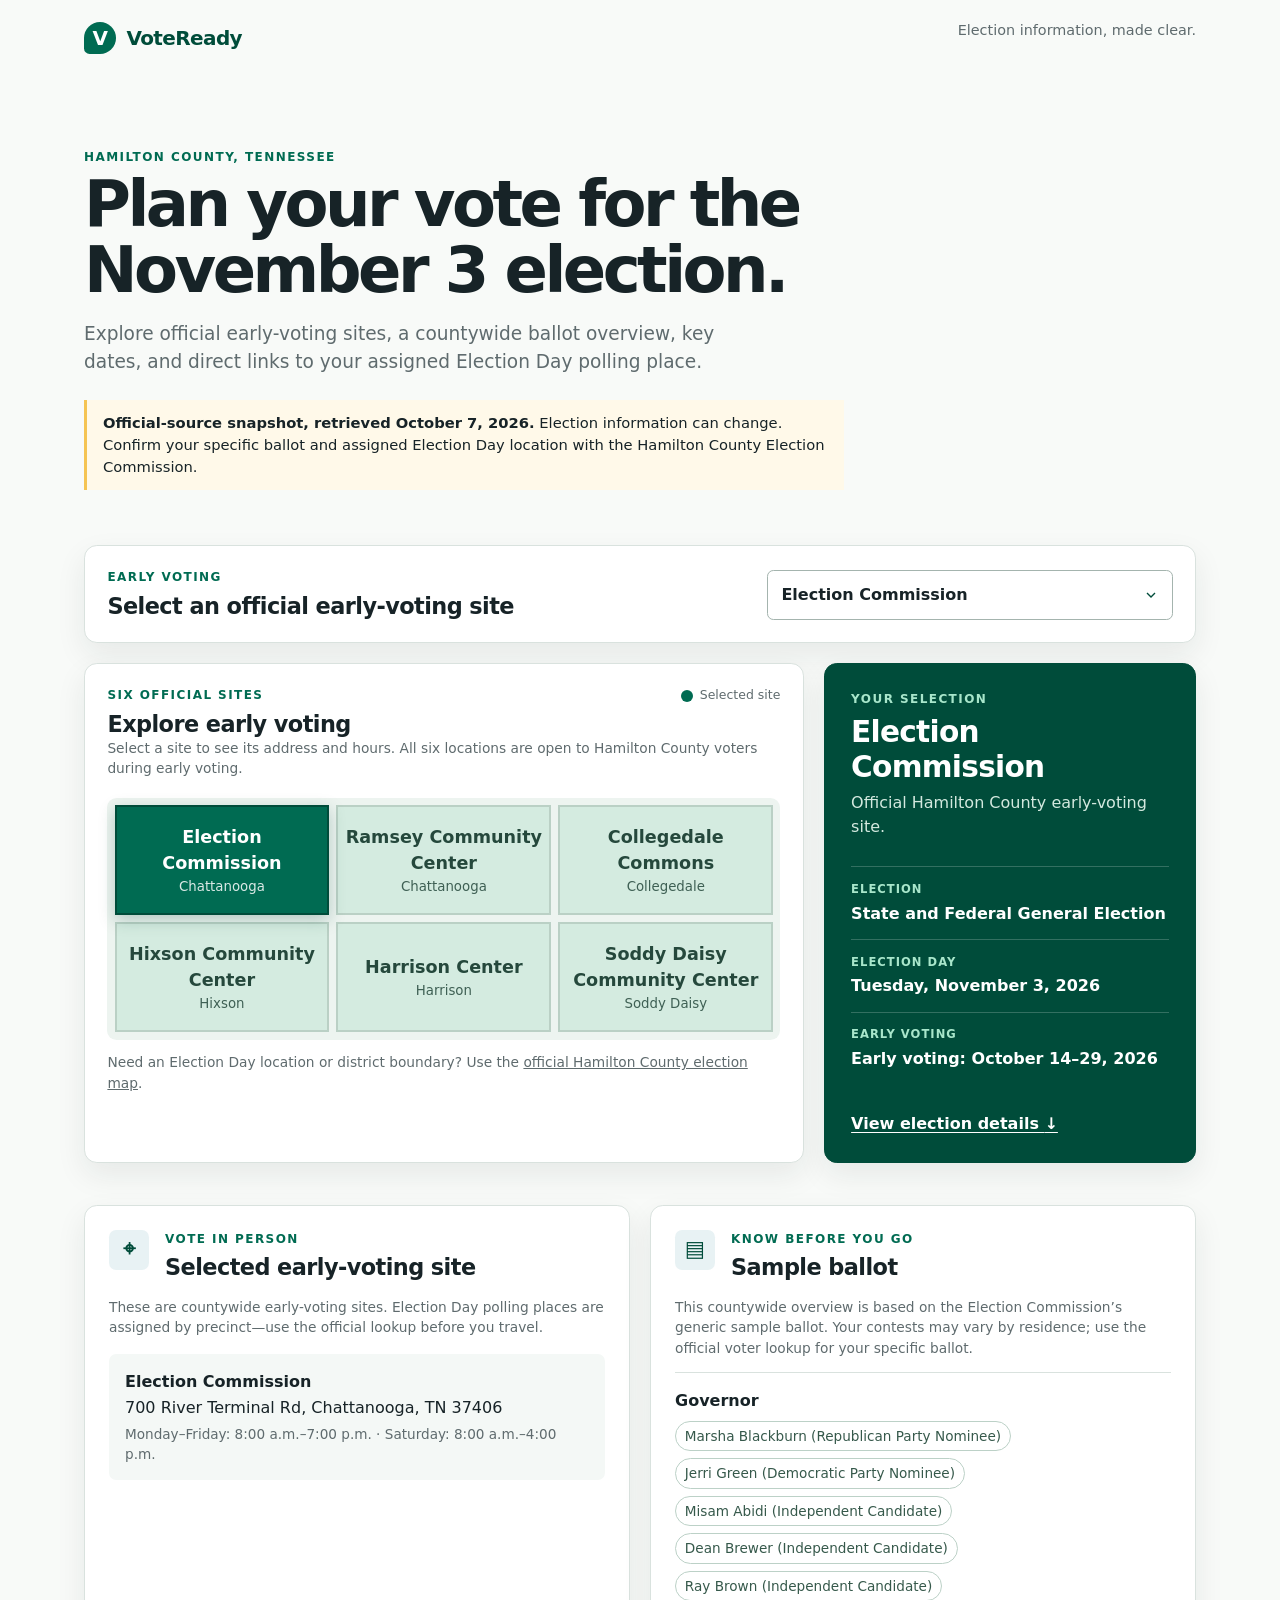
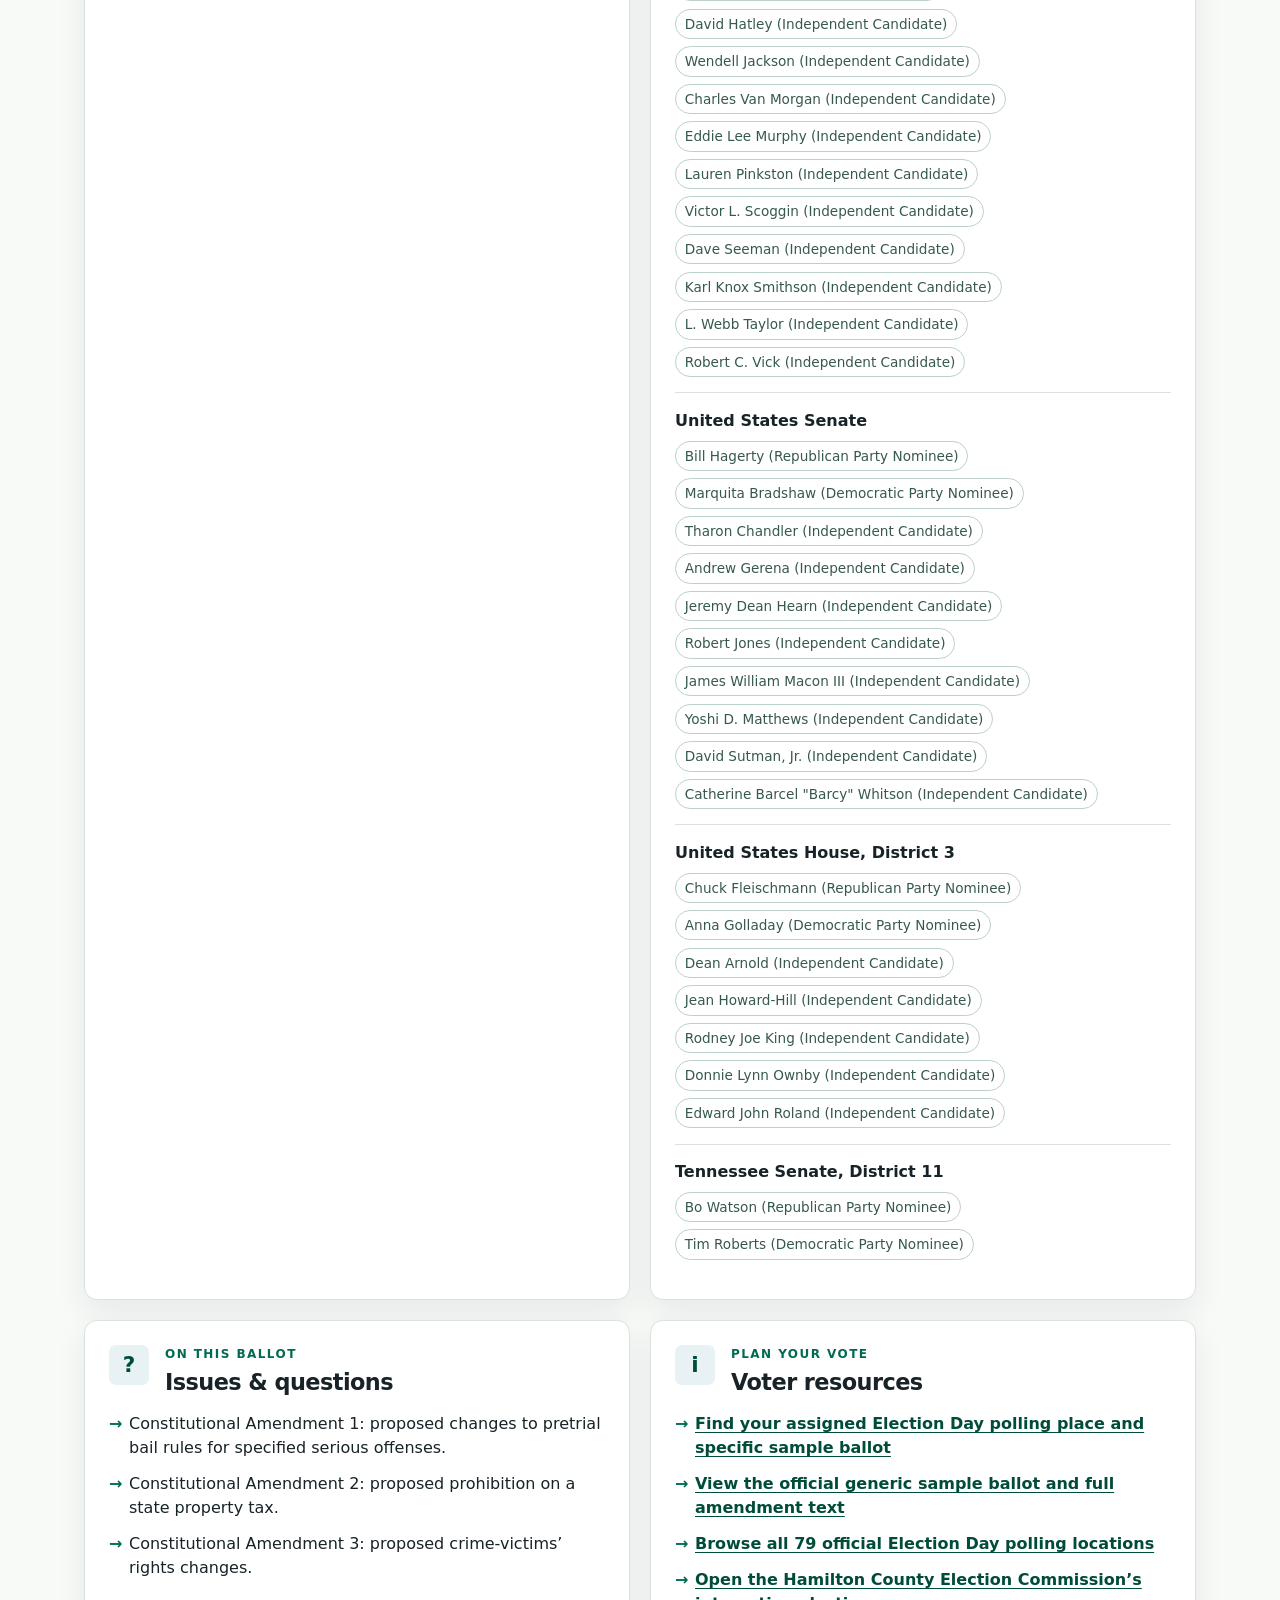
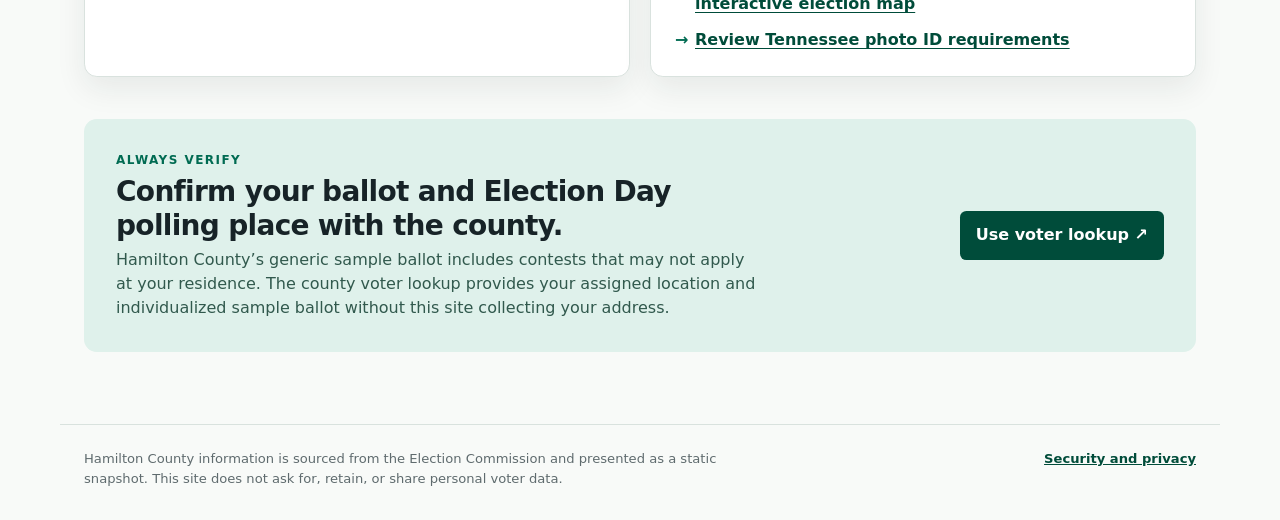
<file: index.html>
<!doctype html>
<html lang="en">
  <head>
    <meta charset="utf-8">
    <meta name="viewport" content="width=device-width, initial-scale=1">
    <meta name="description" content="Official-source voting information for Hamilton County, Tennessee.">
    <!-- GitHub Pages cannot set HTTP headers. Keep this in sync with host-level headers if hosting moves. -->
    <meta http-equiv="Content-Security-Policy" content="default-src 'self'; base-uri 'none'; object-src 'none'; form-action 'none'; frame-ancestors 'none'; img-src 'self' data:; script-src 'self'; style-src 'self'; connect-src 'self'; upgrade-insecure-requests">
    <meta name="referrer" content="no-referrer">
    <meta name="color-scheme" content="light">
    <title>VoteReady | Hamilton County, Tennessee</title>
    <link rel="stylesheet" href="assets/css/styles.css">
  </head>
  <body>
    <a class="skip-link" href="#main-content">Skip to voting information</a>
    <header class="site-header">
      <a class="brand" href="./" aria-label="VoteReady home">
        <span class="brand-mark" aria-hidden="true">V</span>
        <span>VoteReady</span>
      </a>
      <p class="header-note">Election information, made clear.</p>
    </header>

    <main id="main-content">
      <section class="hero" aria-labelledby="page-title">
        <p class="eyebrow">Hamilton County, Tennessee</p>
        <h1 id="page-title">Plan your vote for the November 3 election.</h1>
        <p class="hero-copy">Explore official early-voting sites, a countywide ballot overview, key dates, and direct links to your assigned Election Day polling place.</p>
        <p class="data-notice"><strong>Official-source snapshot, retrieved October 7, 2026.</strong> Election information can change. Confirm your specific ballot and assigned Election Day location with the Hamilton County Election Commission.</p>
      </section>

      <section class="district-picker" aria-labelledby="district-picker-title">
        <div>
          <p class="eyebrow">Early voting</p>
          <h2 id="district-picker-title">Select an official early-voting site</h2>
        </div>
        <label class="select-control" for="district-select">
          <span class="sr-only">Early-voting site</span>
          <select id="district-select" name="early-voting-site">
            <option value="election_commission">Election Commission</option>
            <option value="brainerd">Chris L. Ramsey Sr. Community Center</option>
            <option value="collegedale">Collegedale Commons (Chestnut Hall)</option>
            <option value="hixson">Hixson Community Center</option>
            <option value="harrison">Harrison Center</option>
            <option value="soddy_daisy">Soddy Daisy Community Center</option>
          </select>
        </label>
      </section>

      <section class="app-layout" aria-label="Early-voting sites and election information">
        <div class="map-panel">
          <div class="panel-heading">
            <div>
              <p class="eyebrow">Six official sites</p>
              <h2>Explore early voting</h2>
            </div>
            <span class="map-key"><span aria-hidden="true"></span>Selected site</span>
          </div>
          <p id="map-instructions" class="map-instructions">Select a site to see its address and hours. All six locations are open to Hamilton County voters during early voting.</p>
          <div class="district-map site-selector" role="group" aria-describedby="map-instructions" aria-label="Hamilton County early-voting sites">
            <button class="district" type="button" data-district="election_commission" aria-pressed="true"><span>Election Commission</span><small>Chattanooga</small></button>
            <button class="district" type="button" data-district="brainerd" aria-pressed="false"><span>Ramsey Community Center</span><small>Chattanooga</small></button>
            <button class="district" type="button" data-district="collegedale" aria-pressed="false"><span>Collegedale Commons</span><small>Collegedale</small></button>
            <button class="district" type="button" data-district="hixson" aria-pressed="false"><span>Hixson Community Center</span><small>Hixson</small></button>
            <button class="district" type="button" data-district="harrison" aria-pressed="false"><span>Harrison Center</span><small>Harrison</small></button>
            <button class="district" type="button" data-district="soddy_daisy" aria-pressed="false"><span>Soddy Daisy Community Center</span><small>Soddy Daisy</small></button>
          </div>
          <p class="map-caption">Need an Election Day location or district boundary? Use the <a href="https://gismaps.hamiltontn.gov/electionmap" rel="noreferrer">official Hamilton County election map</a>.</p>
        </div>

        <aside class="district-summary" aria-labelledby="district-name">
          <p class="eyebrow">Your selection</p>
          <h2 id="district-name" tabindex="-1">Election Commission</h2>
          <p id="district-description">Official Hamilton County early-voting site.</p>
          <dl class="quick-facts">
            <div><dt>Election</dt><dd id="election-name">State and Federal General Election</dd></div>
            <div><dt>Election day</dt><dd id="election-date">Tuesday, November 3, 2026</dd></div>
            <div><dt>Early voting</dt><dd id="registration-date">October 14–29, 2026</dd></div>
          </dl>
          <a class="text-link" href="#voting-information">View election details <span aria-hidden="true">↓</span></a>
        </aside>
      </section>

      <section id="voting-information" class="information-grid" aria-label="Hamilton County voting information">
        <article class="info-card locations-card">
          <div class="card-heading">
            <div class="card-icon" aria-hidden="true">⌖</div>
            <div><p class="eyebrow">Vote in person</p><h2>Selected early-voting site</h2></div>
          </div>
          <p id="polling-note" class="muted"></p>
          <ul id="locations-list" class="location-list"></ul>
        </article>

        <article class="info-card ballot-card">
          <div class="card-heading">
            <div class="card-icon" aria-hidden="true">▤</div>
            <div><p class="eyebrow">Know before you go</p><h2>Sample ballot</h2></div>
          </div>
          <p id="ballot-note" class="muted"></p>
          <div id="ballot-list" class="ballot-list"></div>
        </article>

        <article class="info-card issues-card">
          <div class="card-heading">
            <div class="card-icon" aria-hidden="true">?</div>
            <div><p class="eyebrow">On this ballot</p><h2>Issues &amp; questions</h2></div>
          </div>
          <ul id="issues-list" class="issues-list"></ul>
        </article>

        <article class="info-card resources-card">
          <div class="card-heading">
            <div class="card-icon" aria-hidden="true">i</div>
            <div><p class="eyebrow">Plan your vote</p><h2>Voter resources</h2></div>
          </div>
          <ul id="resources-list" class="resource-list"></ul>
        </article>
      </section>

      <section class="verify-section" aria-labelledby="verify-title">
        <div>
          <p class="eyebrow">Always verify</p>
          <h2 id="verify-title">Confirm your ballot and Election Day polling place with the county.</h2>
          <p>Hamilton County’s generic sample ballot includes contests that may not apply at your residence. The county voter lookup provides your assigned location and individualized sample ballot without this site collecting your address.</p>
        </div>
        <a class="button-link" href="https://voterlookup.hamiltontn.gov/" rel="noreferrer">Use voter lookup <span aria-hidden="true">↗</span></a>
      </section>
    </main>

    <footer class="site-footer">
      <p>Hamilton County information is sourced from the Election Commission and presented as a static snapshot. This site does not ask for, retain, or share personal voter data.</p>
      <a href="privacy.html">Security and privacy</a>
    </footer>
    <div id="selection-status" class="sr-only" aria-live="polite"></div>
    <script src="assets/js/election-data.js" defer></script>
    <script src="assets/js/app.js" defer></script>
  </body>
</html>
</file>
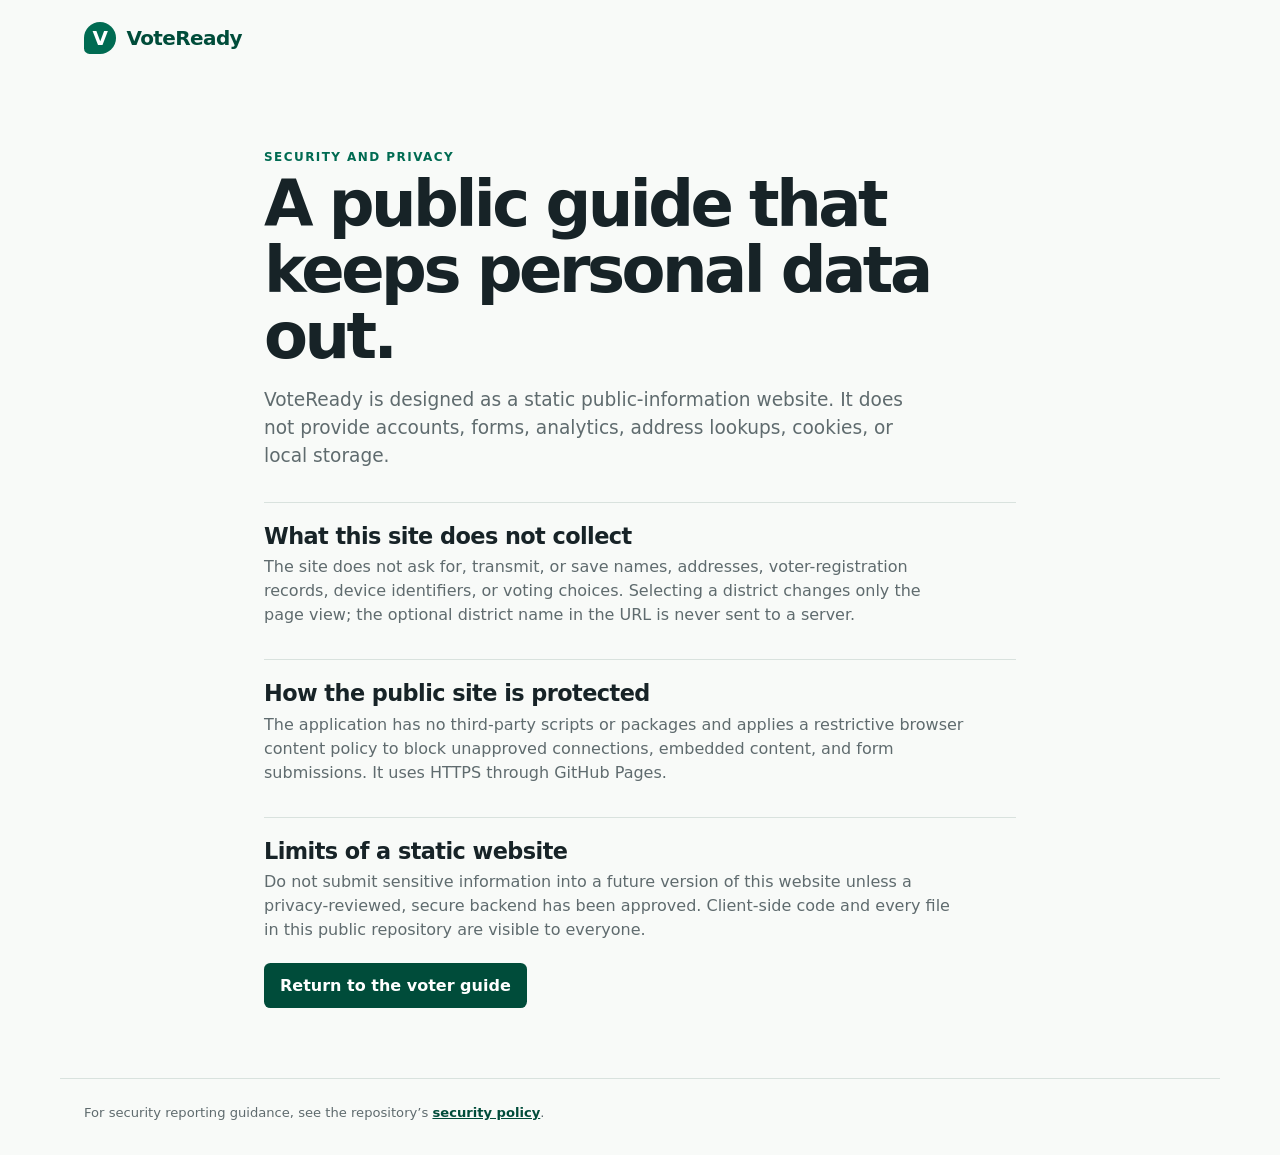
<file: privacy.html>
<!doctype html>
<html lang="en">
  <head>
    <meta charset="utf-8">
    <meta name="viewport" content="width=device-width, initial-scale=1">
    <meta http-equiv="Content-Security-Policy" content="default-src 'self'; base-uri 'none'; object-src 'none'; form-action 'none'; frame-ancestors 'none'; img-src 'self' data:; script-src 'self'; style-src 'self'; connect-src 'self'; upgrade-insecure-requests">
    <meta name="referrer" content="no-referrer">
    <title>Security and privacy | VoteReady</title>
    <link rel="stylesheet" href="assets/css/styles.css">
  </head>
  <body>
    <a class="skip-link" href="#main-content">Skip to content</a>
    <header class="site-header">
      <a class="brand" href="./" aria-label="VoteReady home"><span class="brand-mark" aria-hidden="true">V</span><span>VoteReady</span></a>
    </header>
    <main id="main-content" class="policy-page">
      <p class="eyebrow">Security and privacy</p>
      <h1>A public guide that keeps personal data out.</h1>
      <p class="policy-intro">VoteReady is designed as a static public-information website. It does not provide accounts, forms, analytics, address lookups, cookies, or local storage.</p>
      <section>
        <h2>What this site does not collect</h2>
        <p>The site does not ask for, transmit, or save names, addresses, voter-registration records, device identifiers, or voting choices. Selecting a district changes only the page view; the optional district name in the URL is never sent to a server.</p>
      </section>
      <section>
        <h2>How the public site is protected</h2>
        <p>The application has no third-party scripts or packages and applies a restrictive browser content policy to block unapproved connections, embedded content, and form submissions. It uses HTTPS through GitHub Pages.</p>
      </section>
      <section>
        <h2>Limits of a static website</h2>
        <p>Do not submit sensitive information into a future version of this website unless a privacy-reviewed, secure backend has been approved. Client-side code and every file in this public repository are visible to everyone.</p>
      </section>
      <p><a class="button-link" href="./">Return to the voter guide</a></p>
    </main>
    <footer class="site-footer"><p>For security reporting guidance, see the repository’s <a href="SECURITY.md">security policy</a>.</p></footer>
  </body>
</html>
</file>
<file: assets/css/styles.css>
:root {
  --ink: #172327;
  --muted: #5f6b6e;
  --paper: #f8faf8;
  --panel: #ffffff;
  --line: #d9e2de;
  --green: #006b52;
  --green-dark: #004c3a;
  --mint: #dff4e9;
  --gold: #f5c453;
  --blue: #e8f2f4;
  --shadow: 0 12px 30px rgba(23, 35, 39, .08);
}

* { box-sizing: border-box; }
html { scroll-behavior: smooth; }
body { margin: 0; background: var(--paper); color: var(--ink); font-family: Inter, ui-sans-serif, system-ui, -apple-system, BlinkMacSystemFont, "Segoe UI", sans-serif; line-height: 1.5; }
button, select { font: inherit; }
a { color: inherit; }
:focus-visible { outline: 3px solid #156eac; outline-offset: 3px; }
.sr-only { position: absolute; width: 1px; height: 1px; padding: 0; margin: -1px; overflow: hidden; clip: rect(0, 0, 0, 0); white-space: nowrap; border: 0; }
.skip-link { position: absolute; z-index: 10; top: -4rem; left: 1rem; padding: .7rem 1rem; background: var(--ink); color: white; border-radius: .35rem; }
.skip-link:focus { top: 1rem; }

.site-header, main, .site-footer { max-width: 1160px; margin: 0 auto; padding-left: 1.5rem; padding-right: 1.5rem; }
.site-header { height: 76px; display: flex; align-items: center; justify-content: space-between; }
.brand { display: inline-flex; align-items: center; gap: .65rem; color: var(--green-dark); font-size: 1.25rem; font-weight: 800; text-decoration: none; letter-spacing: -.03em; }
.brand-mark { display: grid; width: 2rem; height: 2rem; place-items: center; border-radius: 50% 50% 50% .35rem; background: var(--green); color: white; }
.header-note { color: var(--muted); font-size: .9rem; }
.hero { padding: 4.5rem 0 2.5rem; max-width: 760px; }
.eyebrow { margin: 0 0 .4rem; color: var(--green); font-size: .75rem; font-weight: 800; letter-spacing: .12em; text-transform: uppercase; }
h1, h2, h3, p { margin-top: 0; }
h1 { margin-bottom: 1rem; font-size: clamp(2.35rem, 5vw, 4.5rem); line-height: 1.03; letter-spacing: -.055em; }
h2 { margin-bottom: .35rem; font-size: 1.4rem; line-height: 1.2; letter-spacing: -.025em; }
h3 { font-size: 1rem; }
.hero-copy { max-width: 640px; color: var(--muted); font-size: 1.16rem; }
.data-notice { margin-top: 1.5rem; padding: .75rem 1rem; border-left: 3px solid var(--gold); background: #fff9e9; font-size: .92rem; }
.district-picker { display: flex; align-items: end; justify-content: space-between; gap: 1rem; padding: 1.4rem; background: var(--panel); border: 1px solid var(--line); border-radius: .8rem; box-shadow: var(--shadow); }
.district-picker h2 { margin: 0; }
.select-control select { min-width: 230px; padding: .75rem 2.7rem .75rem .85rem; appearance: none; border: 1px solid #a4b4ae; border-radius: .4rem; background: white url("data:image/svg+xml,%3Csvg xmlns='http://www.w3.org/2000/svg' width='16' height='16' fill='none' stroke='%23004c3a' stroke-width='2' viewBox='0 0 24 24'%3E%3Cpath d='m6 9 6 6 6-6'/%3E%3C/svg%3E") no-repeat right .8rem center; color: var(--ink); font-weight: 700; cursor: pointer; }
.app-layout { display: grid; grid-template-columns: minmax(0, 1.45fr) minmax(270px, .75fr); gap: 1.25rem; margin: 1.25rem 0; }
.map-panel, .district-summary, .info-card { background: var(--panel); border: 1px solid var(--line); border-radius: .8rem; box-shadow: var(--shadow); }
.map-panel { padding: 1.4rem; }
.panel-heading, .card-heading { display: flex; justify-content: space-between; gap: 1rem; align-items: flex-start; }
.panel-heading h2, .card-heading h2 { margin: 0; }
.map-key { display: inline-flex; align-items: center; gap: .4rem; color: var(--muted); font-size: .78rem; white-space: nowrap; }
.map-key span { display: inline-block; width: .75rem; height: .75rem; border-radius: 50%; background: var(--green); }
.map-instructions, .map-caption, .muted { color: var(--muted); font-size: .86rem; }
.district-map { display: grid; grid-template-columns: 1fr 1.05fr; grid-template-rows: 142px 142px; gap: .45rem; position: relative; min-height: 290px; margin-top: 1.2rem; padding: .45rem; border-radius: .6rem; background: #edf4f0; }
.site-selector { grid-template-columns: repeat(3, 1fr); grid-template-rows: repeat(2, 110px); min-height: 232px; }
.district { display: flex; position: relative; flex-direction: column; justify-content: center; align-items: center; border: 2px solid #bad0c5; background: #d4ebe0; color: #25483c; cursor: pointer; transition: transform .15s ease, background .15s ease, box-shadow .15s ease; }
.district:hover { transform: translateY(-2px); background: #c7e6d7; box-shadow: 0 4px 12px rgba(0, 75, 58, .12); }
.district[aria-pressed="true"] { z-index: 1; border-color: var(--green-dark); background: var(--green); color: white; box-shadow: 0 5px 15px rgba(0, 75, 58, .25); }
.district span { font-size: 1.1rem; font-weight: 800; }
.district small { opacity: .85; }
.map-caption { margin: .8rem 0 0; }
.district-summary { padding: 1.65rem; background: var(--green-dark); border-color: var(--green-dark); color: white; }
.district-summary .eyebrow { color: #a8e6cb; }
.district-summary h2 { font-size: 1.85rem; }
.district-summary > p:not(.eyebrow) { color: #d3e9df; }
.quick-facts { margin: 1.7rem 0; }
.quick-facts div { padding: .85rem 0; border-top: 1px solid rgba(255,255,255,.2); }
.quick-facts dt { margin-bottom: .2rem; color: #a8e6cb; font-size: .72rem; font-weight: 800; letter-spacing: .09em; text-transform: uppercase; }
.quick-facts dd { margin: 0; font-weight: 700; }
.text-link { color: white; font-weight: 800; text-underline-offset: .2em; }
.information-grid { display: grid; grid-template-columns: repeat(2, minmax(0, 1fr)); gap: 1.25rem; margin: 2.6rem 0; }
.info-card { padding: 1.5rem; }
.card-heading { justify-content: flex-start; margin-bottom: 1rem; }
.card-icon { display: grid; flex: 0 0 auto; width: 2.5rem; height: 2.5rem; place-items: center; border-radius: .45rem; background: var(--blue); color: var(--green-dark); font-weight: 900; font-size: 1.35rem; }
.location-list, .issues-list, .resource-list, .candidate-list { padding: 0; list-style: none; }
.location-list { display: grid; gap: .7rem; }
.location { padding: 1rem; border-radius: .45rem; background: #f4f8f6; }
.location-name { margin-bottom: .15rem; }
.location-address { margin-bottom: .2rem; color: var(--ink); }
.location-hours { margin: 0; color: var(--muted); font-size: .85rem; }
.contest { padding: .95rem 0; border-top: 1px solid var(--line); }
.contest-name { margin-bottom: .5rem; }
.candidate-list { display: flex; flex-wrap: wrap; gap: .45rem; margin: 0; }
.candidate-list li { padding: .25rem .55rem; border: 1px solid #bcd1c7; border-radius: 999px; color: #36594b; font-size: .85rem; }
.issues-list, .resource-list { display: grid; gap: .75rem; margin: 0; }
.issue, .resource { position: relative; padding-left: 1.25rem; }
.issue::before, .resource::before { position: absolute; left: 0; color: var(--green); font-weight: 900; content: "→"; }
.resource-link { color: var(--green-dark); font-weight: 700; text-underline-offset: .18em; }
.verify-section { display: flex; align-items: center; justify-content: space-between; gap: 2rem; margin: 0 0 4.5rem; padding: 2rem; border-radius: .8rem; background: #dff1eb; }
.verify-section h2 { max-width: 570px; font-size: 1.75rem; }
.verify-section p:not(.eyebrow) { max-width: 640px; margin-bottom: 0; color: #31594d; }
.button-link { flex: 0 0 auto; padding: .8rem 1rem; border-radius: .4rem; background: var(--green-dark); color: white; font-weight: 800; text-decoration: none; white-space: nowrap; }
.button-link:hover { background: var(--green); }
.site-footer { display: flex; justify-content: space-between; gap: 1.5rem; padding-top: 1.5rem; padding-bottom: 2rem; border-top: 1px solid var(--line); color: var(--muted); font-size: .82rem; }
.site-footer p { margin: 0; max-width: 700px; }
.site-footer a { color: var(--green-dark); font-weight: 700; }
.policy-page { max-width: 800px; padding-top: 4.5rem; padding-bottom: 4rem; }
.policy-page h1 { max-width: 720px; }
.policy-intro { max-width: 650px; color: var(--muted); font-size: 1.16rem; }
.policy-page section { margin: 2rem 0; padding-top: 1.25rem; border-top: 1px solid var(--line); }
.policy-page section p { max-width: 700px; color: var(--muted); }
@media (max-width: 760px) {
  .site-header { height: 64px; }
  .header-note { display: none; }
  .hero { padding-top: 2.8rem; }
  .district-picker, .verify-section, .site-footer { align-items: stretch; flex-direction: column; }
  .select-control select { width: 100%; }
  .app-layout, .information-grid { grid-template-columns: 1fr; }
  .verify-section { margin-bottom: 2.8rem; }
  .button-link { text-align: center; }
}
@media (max-width: 420px) {
  .site-header, main, .site-footer { padding-left: 1rem; padding-right: 1rem; }
  .map-panel, .district-summary, .info-card { padding: 1.1rem; }
  .district-map { grid-template-rows: 115px 115px; min-height: 236px; }
  .site-selector { grid-template-columns: repeat(2, 1fr); grid-template-rows: repeat(3, 95px); min-height: 300px; }
}
</file>
